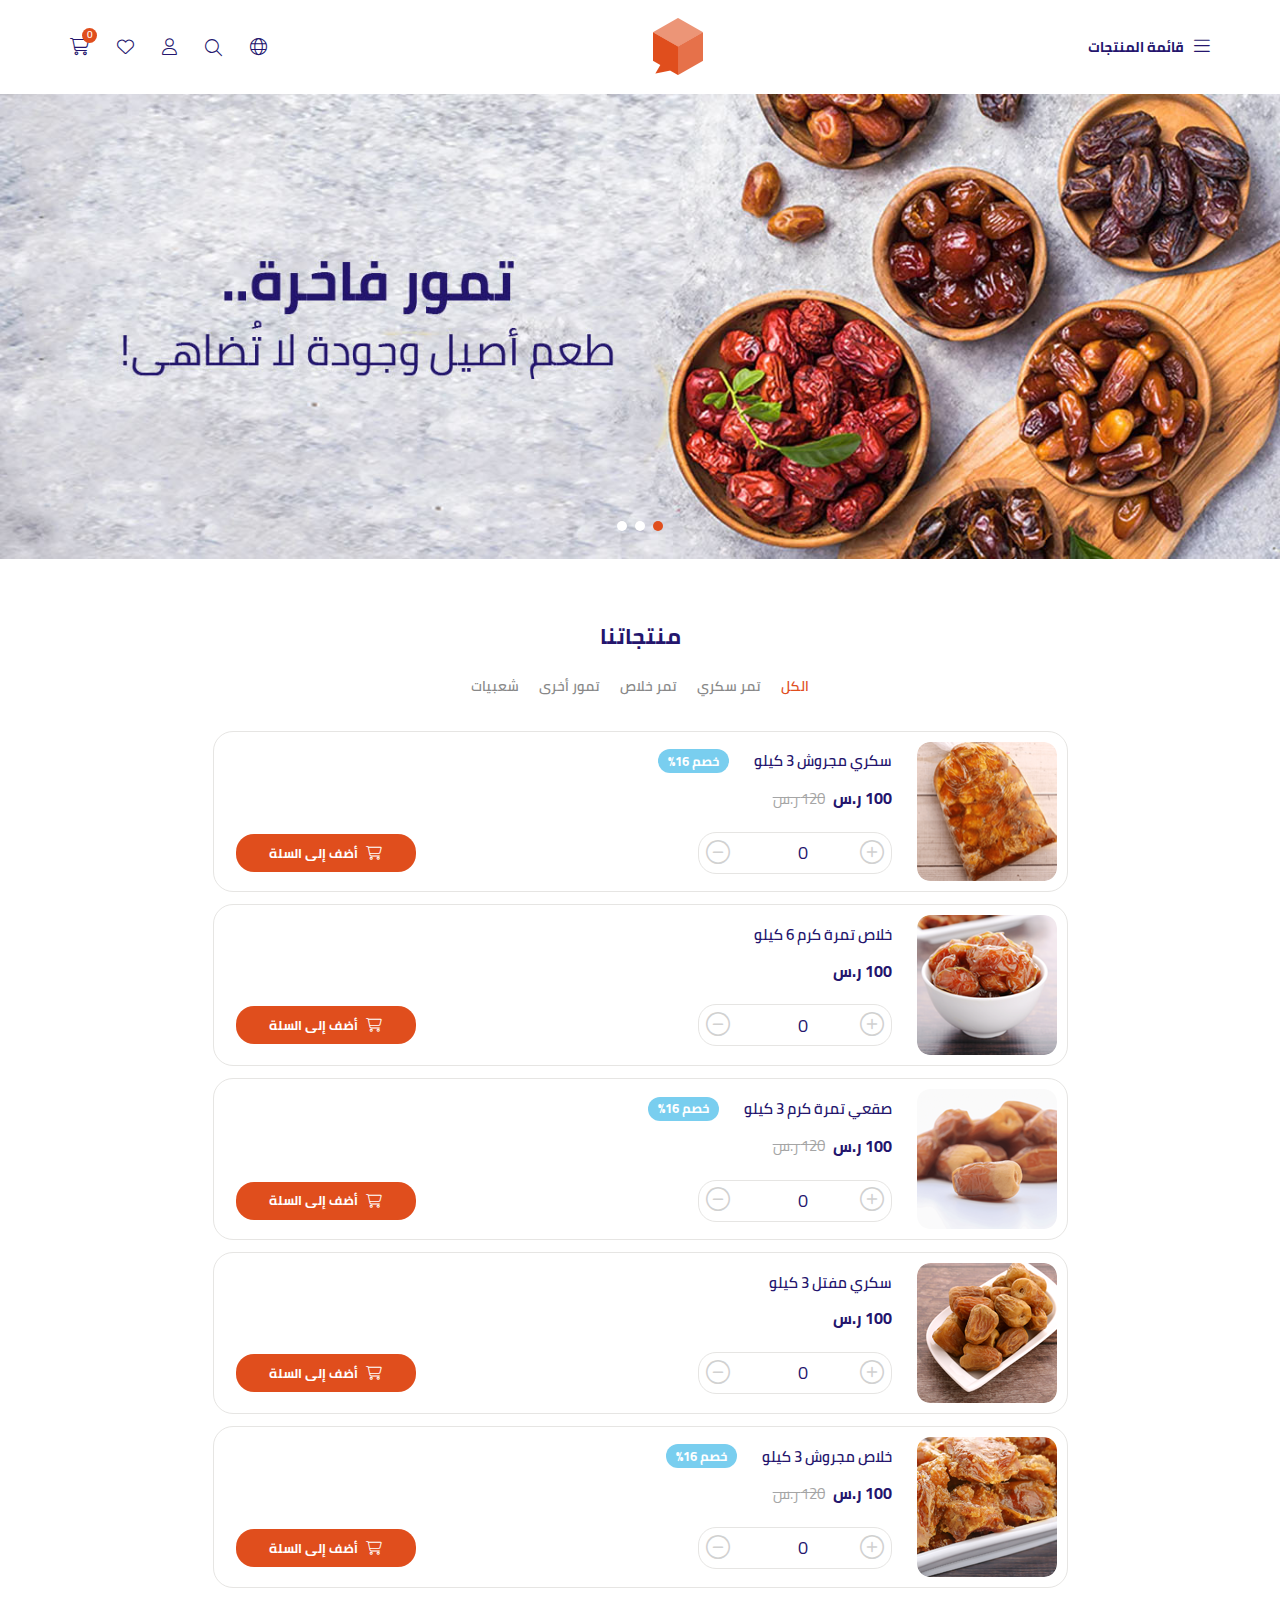
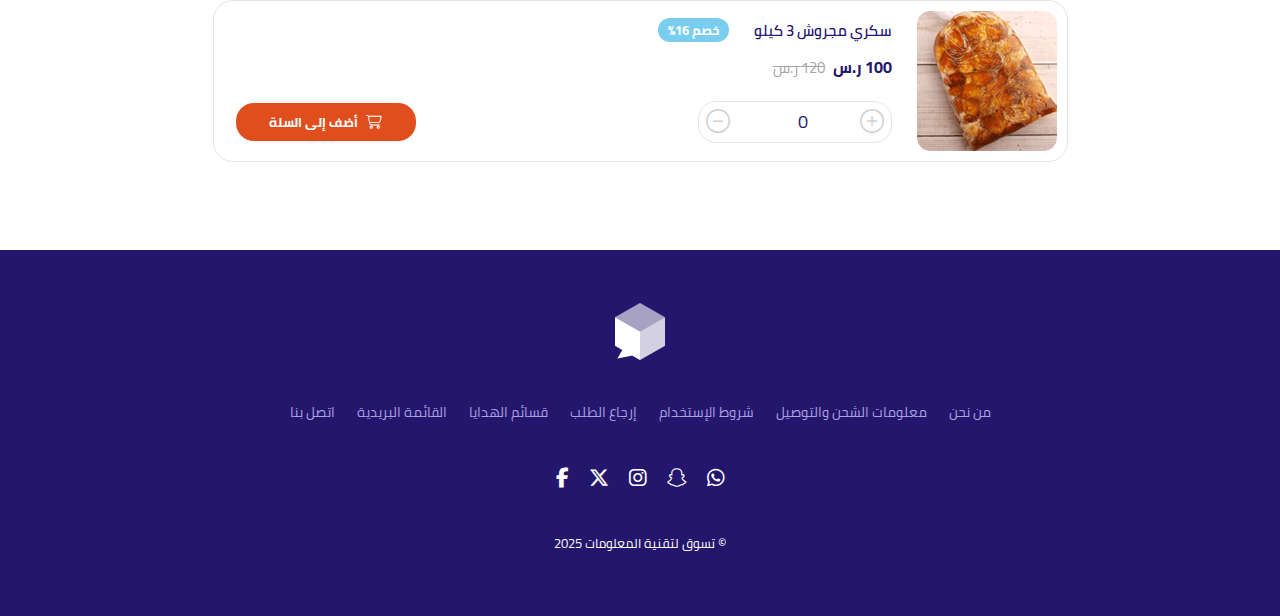
<file: index.html>
<!DOCTYPE html>
<html lang="ar" dir="rtl">
  <head>
    <meta charset="utf-8" />
    <meta http-equiv="X-UA-Compatible" content="IE=edge" />
    <meta name="viewport" content="width=device-width, initial-scale=1" />
    <title> demo16</title>
    <link rel="icon" href="images/fav.png" type="image/png" />
    <link rel="stylesheet" href="css/bootstrap.css" />
    <link rel="stylesheet" href="css/bootstrap-rtl.min.css" />
    <link rel="stylesheet" href="css/all.min.css" />
    <link rel="stylesheet" href="css/fonts.css" />
    <link rel="stylesheet" href="css/animate.css" />
    <link rel="stylesheet" href="css/swiper.min.css" />
    <link rel="stylesheet" href="css/style.css" />
  </head>
  <body>
    <!-- overlay -->
     <div class="overlay hidden-xs hidden-sm">

     </div>
      <!-- overlay -->
    <!-- preloader -->
    <div class="preloader">
      <div class="progress">
        <div class="progress-bar"></div>
      </div>
    </div>
    <!-- preloader -->
    <!-- header section -->
    <header>
      <div class="top-header">
        <div class="search-content">
          <div class="container">
            <form class="search-section">
              <input class="search-input" type="text" placeholder=" بحث ... " />
              <button class="search-button ">
                <i class="fa-light fa-magnifying-glass search-icon"></i>
              </button>
            </form>
          </div>
        </div>
        <div class="container">
          <div class="nav-header">
            <button class="menu-id main-menu-icon hidden-xs hidden-sm">
              <i class="fa-light fa-bars bar-icon"></i> قائمة المنتجات </button>
            <!-- navigation  -->
            <div class="navgition">
              <button class="close-menu-btn">
                <i class="fa-light fa-xmark menu-id"></i>
              </button>
              <ul class="big-menu list-unstyled">
                <li>
                  <a href="index.html"> الرئيسية </a>
                </li>
                <li>
                  <a href="#"> تمر سكري </a>
                </li>
                <li>
                  <a href="#"> تمر خلاص </a>
                </li>
                <li>
                  <a href="#"> تمور أخرى </a>
                </li>
                <li>
                  <a href="#"> شعبيات </a>
                </li>
                <li>
                  <a href="#"> اتصل بنا </a>
                </li>
              </ul>
            </div>
            <!-- navigation  -->
            <div class="img-logo">
              <a href="#">
                <img src="images/logo.png" class="img-responsive" alt="logo">
              </a>
            </div>
            <!-- header-icons-section -->
            <div class="top-header-list-section">
              <ul class="top-header-list">
                <li class="hidden-lg hidden-md">
                  <i class="fa-light fa-bars menu-id"></i>
                </li>
                <li>
                  <div class="dropdown-div ">
                    <button class="dropbtn">
                      <i class="fa-light fa-globe top-header-list-icon"></i>
                    </button>
                    <div class="dropdown-content">
                      <a href="index.html" class="dropdown-link">العربية </a>
                      <a href="index-en.html" class="dropdown-link"> English </a>
                    </div>
                  </div>
                </li>
                <li>
                  <button class="search-btn"></button>
                </li>
                <li>
                  <div class="dropdown-div ">
                    <button class="dropbtn">
                      <i class="fa-light fa-user  top-header-list-icon"></i>
                    </button>
                    <div class="dropdown-content">
                      <a href="#" class="dropdown-link">تسجيل دخول </a>
                      <a href="#" class="dropdown-link"> تسجيل جديد </a>
                    </div>
                  </div>
                </li>
                <li class="hidden-in-mobile-icon">
                  <a href="#">
                    <i class="fa-light fa-heart top-header-list-icon"></i>
                  </a>
                </li>
                <li>
                  <div class="cart-div">
                    <a href="#">
                      <i class="fa-light fa-cart-shopping top-header-list-icon"></i>
                    </a>
                    <span class="cart-number"> 0 </span>
                  </div>
                </li>
              </ul>
            
            </div>
            <!-- header-icons-section -->
          </div>
        </div>
      </div>
      <!-- end top header-->
    </header>
    <!-- header section     -->
    <!-- main-slider -->
    <main class="main-slider">
      <div class="swiper-cont">
        <div class="swiper-container">
          <div class="swiper-wrapper">
            <div class="swiper-slide">
              <div class="main">
                <div class="pro-img">
                  <a href="#">
                    <img src="images/main-slider/01.jpg" class="img-responsive main-slider-img" alt="slider img" />
                  </a>
                </div>
              </div>
            </div>
            <div class="swiper-slide">
              <div class="main">
                <div class="pro-img">
                  <a href="#">
                    <img src="images/main-slider/01.jpg" class="img-responsive main-slider-img" alt="slider img" />
                  </a>
                </div>
              </div>
            </div>
            <div class="swiper-slide">
              <div class="main">
                <div class="pro-img">
                  <a href="#">
                    <img src="images/main-slider/01.jpg" class="img-responsive main-slider-img" alt="slider img" />
                  </a>
                </div>
              </div>
            </div>
          </div>
          <div class="swiper-pagination"></div>
        </div>
      </div>
    </main>
    <!-- main-slider -->
    <!-- products section -->
    <div class="products-section wow fadeInDown">
      <div class="container">
        <h2 class="products-title  "> منتجاتنا </h2>
        <ul class=" products-tabs">
          <li class="active">
            <a data-toggle="tab" href="#all">الكل</a>
          </li>
          <li>
            <a data-toggle="tab" href="#pro1"> تمر سكري </a>
          </li>
          <li>
            <a data-toggle="tab" href="#pro2"> تمر خلاص </a>
          </li>
          <li>
            <a data-toggle="tab" href="#pro3"> تمور أخرى </a>
          </li>
          <li>
            <a data-toggle="tab" href="#pro4"> شعبيات </a>
          </li>
        </ul>
        <div class="tab-content">
          <div id="all" class="tab-pane fade in active">
            <div class="products-tab-content">
              <div class="product-block">
                <div class="product-details">
                  <a href="#">
                    <img class="img-responsive product-img" alt="best seller img" src="images/products/01.png" />
                  </a>
                  <div class="pro-details">
                    <div class="product-title-bar">
                      <a href="#" class="product-name"> سكري مجروش 3 كيلو </a>
                      <span class="discount hidden-xs hidden-sm">خصم 16% </span>
                    </div>
                    <div class="price-div">
                      <div class="price">
                        <span class="new-price"> 100 ر.س </span>
                        <span class="old-price"> 120 ر.س </span>
                      </div>
                      <span class="discount hidden-lg hidden-md">خصم 16% </span>
                    </div>
                    
                    <div class="counter-bar">
                      <div class="counter-div">
                        <button class="plus count-icon">
                          <i class="fa-light fa-circle-plus"></i>
                        </button>
                        <input class="cart-input" type="text" value="0" disabled="">
                        <button class="minus count-icon">
                          <i class="fa-light fa-circle-minus"></i>
                        </button>
                      </div>
                      <button class="add-cart-btn">
                        <i class="fa-light fa-cart-shopping cart-icon"></i> <span class="hidden-xs hidden-sm">أضف إلى السلة </span></button>
                    </div>
                  </div>
                </div>
              </div>
              <div class="product-block">
                <div class="product-details">
                  <a href="#">
                    <img class="img-responsive product-img" alt="best seller img" src="images/products/02.png" />
                  </a>
                  <div class="pro-details">
                    <div class="product-title-bar">
                      <a href="#" class="product-name"> خلاص تمرة كرم 6 كيلو </a>
                    </div>
                    <div class="price-div">
                      <div class="price">
                        <span class="new-price"> 100 ر.س </span>
                      </div>
                    </div>
                    <div class="counter-bar">
                      <div class="counter-div">
                        <button class="plus count-icon">
                          <i class="fa-light fa-circle-plus"></i>
                        </button>
                        <input class="cart-input" type="text" value="0" disabled="">
                        <button class="minus count-icon">
                          <i class="fa-light fa-circle-minus"></i>
                        </button>
                      </div>
                      <button class="add-cart-btn">
                        <i class="fa-light fa-cart-shopping cart-icon"></i> <span class="hidden-xs hidden-sm">أضف إلى السلة </span></button>
                    </div>
                  </div>
                </div>
              </div>
              <div class="product-block">
                <div class="product-details">
                  <a href="#">
                    <img class="img-responsive product-img" alt="best seller img" src="images/products/03.png" />
                  </a>
                  <div class="pro-details">
                    <div class="product-title-bar">
                      <a href="#" class="product-name"> صقعي تمرة كرم 3 كيلو </a>
                      <span class="discount hidden-xs hidden-sm">خصم 16% </span>
                    </div>
                    <div class="price-div">
                      <div class="price">
                        <span class="new-price"> 100 ر.س </span>
                        <span class="old-price"> 120 ر.س </span>
                      </div>
                      <span class="discount hidden-lg hidden-md">خصم 16% </span>
                    </div>
                    <div class="counter-bar">
                      <div class="counter-div">
                        <button class="plus count-icon">
                          <i class="fa-light fa-circle-plus"></i>
                        </button>
                        <input class="cart-input" type="text" value="0" disabled="">
                        <button class="minus count-icon">
                          <i class="fa-light fa-circle-minus"></i>
                        </button>
                      </div>
                      <button class="add-cart-btn">
                        <i class="fa-light fa-cart-shopping cart-icon"></i> <span class="hidden-xs hidden-sm">أضف إلى السلة </span></button>
                    </div>
                  </div>
                </div>
              </div>
              <div class="product-block">
                <div class="product-details">
                  <a href="#">
                    <img class="img-responsive product-img" alt="best seller img" src="images/products/04.png" />
                  </a>
                  <div class="pro-details">
                    <div class="product-title-bar">
                      <a href="#" class="product-name"> سكري مفتل 3 كيلو </a>
                    </div>
                    <div class="price-div">
                    <div class="price">
                      <span class="new-price"> 100 ر.س </span>
                    </div>
                  </div>
                    <div class="counter-bar">
                      <div class="counter-div">
                        <button class="plus count-icon">
                          <i class="fa-light fa-circle-plus"></i>
                        </button>
                        <input class="cart-input" type="text" value="0" disabled="">
                        <button class="minus count-icon">
                          <i class="fa-light fa-circle-minus"></i>
                        </button>
                      </div>
                      <button class="add-cart-btn">
                        <i class="fa-light fa-cart-shopping cart-icon"></i> <span class="hidden-xs hidden-sm">أضف إلى السلة </span></button>
                    </div>
                  </div>
                </div>
              </div>
              <div class="product-block">
                <div class="product-details">
                  <a href="#">
                    <img class="img-responsive product-img" alt="best seller img" src="images/products/05.png" />
                  </a>
                  <div class="pro-details">
                    <div class="product-title-bar">
                      <a href="#" class="product-name"> خلاص مجروش 3 كيلو </a>
                      <span class="discount hidden-xs hidden-sm">خصم 16% </span>
                    </div>
                    <div class="price-div">
                      <div class="price">
                        <span class="new-price"> 100 ر.س </span>
                        <span class="old-price"> 120 ر.س </span>
                      </div>
                      <span class="discount hidden-lg hidden-md">خصم 16% </span>
                    </div>
                    <div class="counter-bar">
                      <div class="counter-div">
                        <button class="plus count-icon">
                          <i class="fa-light fa-circle-plus"></i>
                        </button>
                        <input class="cart-input" type="text" value="0" disabled="">
                        <button class="minus count-icon">
                          <i class="fa-light fa-circle-minus"></i>
                        </button>
                      </div>
                      <button class="add-cart-btn">
                        <i class="fa-light fa-cart-shopping cart-icon"></i> <span class="hidden-xs hidden-sm">أضف إلى السلة </span></button>
                    </div>
                  </div>
                </div>
              </div>
              <div class="product-block">
                <div class="product-details">
                  <a href="#">
                    <img class="img-responsive product-img" alt="best seller img" src="images/products/01.png" />
                  </a>
                  <div class="pro-details">
                    <div class="product-title-bar">
                      <a href="#" class="product-name"> سكري مجروش 3 كيلو </a>
                      <span class="discount hidden-xs hidden-sm">خصم 16% </span>
                    </div>
                    <div class="price-div">
                      <div class="price">
                        <span class="new-price"> 100 ر.س </span>
                        <span class="old-price"> 120 ر.س </span>
                      </div>
                      <span class="discount hidden-lg hidden-md">خصم 16% </span>
                    </div>
                    <div class="counter-bar">
                      <div class="counter-div">
                        <button class="plus count-icon">
                          <i class="fa-light fa-circle-plus"></i>
                        </button>
                        <input class="cart-input" type="text" value="0" disabled="">
                        <button class="minus count-icon">
                          <i class="fa-light fa-circle-minus"></i>
                        </button>
                      </div>
                      <button class="add-cart-btn">
                        <i class="fa-light fa-cart-shopping cart-icon"></i> <span class="hidden-xs hidden-sm">أضف إلى السلة </span></button>
                    </div>
                  </div>
                </div>
              </div>
            </div>
          </div>
          <div id="pro1" class="tab-pane fade">
            <div class="products-tab-content">
              <div class="product-block">
                <div class="product-details">
                  <a href="#">
                    <img class="img-responsive product-img" alt="best seller img" src="images/products/01.png" />
                  </a>
                  <div class="pro-details">
                    <div class="product-title-bar">
                      <a href="#" class="product-name"> سكري مجروش 3 كيلو </a>
                      <span class="discount hidden-xs hidden-sm">خصم 16% </span>
                    </div>
                    <div class="price-div">
                      <div class="price">
                        <span class="new-price"> 100 ر.س </span>
                        <span class="old-price"> 120 ر.س </span>
                      </div>
                      <span class="discount hidden-lg hidden-md">خصم 16% </span>
                    </div>
                    <div class="counter-bar">
                      <div class="counter-div">
                        <button class="plus count-icon">
                          <i class="fa-light fa-circle-plus"></i>
                        </button>
                        <input class="cart-input" type="text" value="0" disabled="">
                        <button class="minus count-icon">
                          <i class="fa-light fa-circle-minus"></i>
                        </button>
                      </div>
                      <button class="add-cart-btn">
                        <i class="fa-light fa-cart-shopping cart-icon"></i> <span class="hidden-xs hidden-sm">أضف إلى السلة </span></button>
                    </div>
                  </div>
                </div>
              </div>
            </div>
          </div>
          <div id="pro2" class="tab-pane fade">
            <div class="products-tab-content">
              <div class="product-block">
                <div class="product-details">
                  <a href="#">
                    <img class="img-responsive product-img" alt="best seller img" src="images/products/01.png" />
                  </a>
                  <div class="pro-details">
                    <div class="product-title-bar">
                      <a href="#" class="product-name"> سكري مجروش 3 كيلو </a>
                      <span class="discount hidden-xs hidden-sm">خصم 16% </span>
                    </div>
                    <div class="price-div">
                      <div class="price">
                        <span class="new-price"> 100 ر.س </span>
                        <span class="old-price"> 120 ر.س </span>
                      </div>
                      <span class="discount hidden-lg hidden-md">خصم 16% </span>
                    </div>
                    <div class="counter-bar">
                      <div class="counter-div">
                        <button class="plus count-icon">
                          <i class="fa-light fa-circle-plus"></i>
                        </button>
                        <input class="cart-input" type="text" value="0" disabled="">
                        <button class="minus count-icon">
                          <i class="fa-light fa-circle-minus"></i>
                        </button>
                      </div>
                      <button class="add-cart-btn">
                        <i class="fa-light fa-cart-shopping cart-icon"></i> <span class="hidden-xs hidden-sm">أضف إلى السلة </span></button>
                    </div>
                  </div>
                </div>
              </div>
              <div class="product-block">
                <div class="product-details">
                  <a href="#">
                    <img class="img-responsive product-img" alt="best seller img" src="images/products/01.png" />
                  </a>
                  <div class="pro-details">
                    <div class="product-title-bar">
                      <a href="#" class="product-name"> سكري مجروش 3 كيلو </a>
                      <span class="discount hidden-xs hidden-sm">خصم 16% </span>
                    </div>
                    <div class="price-div">
                      <div class="price">
                        <span class="new-price"> 100 ر.س </span>
                        <span class="old-price"> 120 ر.س </span>
                      </div>
                      <span class="discount hidden-lg hidden-md">خصم 16% </span>
                    </div>
                    <div class="counter-bar">
                      <div class="counter-div">
                        <button class="plus count-icon">
                          <i class="fa-light fa-circle-plus"></i>
                        </button>
                        <input class="cart-input" type="text" value="0" disabled="">
                        <button class="minus count-icon">
                          <i class="fa-light fa-circle-minus"></i>
                        </button>
                      </div>
                      <button class="add-cart-btn">
                        <i class="fa-light fa-cart-shopping cart-icon"></i> <span class="hidden-xs hidden-sm">أضف إلى السلة </span></button>
                    </div>
                  </div>
                </div>
              </div>
            </div>
          </div>
          <div id="pro3" class="tab-pane fade">
            <div class="products-tab-content">
              <div class="product-block">
                <div class="product-details">
                  <a href="#">
                    <img class="img-responsive product-img" alt="best seller img" src="images/products/01.png" />
                  </a>
                  <div class="pro-details">
                    <div class="product-title-bar">
                      <a href="#" class="product-name"> سكري مجروش 3 كيلو </a>
                      <span class="discount hidden-xs hidden-sm">خصم 16% </span>
                    </div>
                    <div class="price-div">
                      <div class="price">
                        <span class="new-price"> 100 ر.س </span>
                        <span class="old-price"> 120 ر.س </span>
                      </div>
                      <span class="discount hidden-lg hidden-md">خصم 16% </span>
                    </div>
                    <div class="counter-bar">
                      <div class="counter-div">
                        <button class="plus count-icon">
                          <i class="fa-light fa-circle-plus"></i>
                        </button>
                        <input class="cart-input" type="text" value="0" disabled="">
                        <button class="minus count-icon">
                          <i class="fa-light fa-circle-minus"></i>
                        </button>
                      </div>
                      <button class="add-cart-btn">
                        <i class="fa-light fa-cart-shopping cart-icon"></i> <span class="hidden-xs hidden-sm">أضف إلى السلة </span></button>
                    </div>
                  </div>
                </div>
              </div>
            </div>
          </div>
          <div id="pro4" class="tab-pane fade">
            <div class="products-tab-content">
              <div class="product-block">
                <div class="product-details">
                  <a href="#">
                    <img class="img-responsive product-img" alt="best seller img" src="images/products/01.png" />
                  </a>
                  <div class="pro-details">
                    <div class="product-title-bar">
                      <a href="#" class="product-name"> سكري مجروش 3 كيلو </a>
                      <span class="discount hidden-xs hidden-sm">خصم 16% </span>
                    </div>
                    <div class="price-div">
                      <div class="price">
                        <span class="new-price"> 100 ر.س </span>
                        <span class="old-price"> 120 ر.س </span>
                      </div>
                      <span class="discount hidden-lg hidden-md">خصم 16% </span>
                    </div>
                    <div class="counter-bar">
                      <div class="counter-div">
                        <button class="plus count-icon">
                          <i class="fa-light fa-circle-plus"></i>
                        </button>
                        <input class="cart-input" type="text" value="0" disabled="">
                        <button class="minus count-icon">
                          <i class="fa-light fa-circle-minus"></i>
                        </button>
                      </div>
                      <button class="add-cart-btn">
                        <i class="fa-light fa-cart-shopping cart-icon"></i> <span class="hidden-xs hidden-sm">أضف إلى السلة </span></button>
                    </div>
                  </div>
                </div>
              </div>
            </div>
          </div>
        </div>
      </div>
    </div>
    <!-- offers section -->
    <!-- footer section -->
    <footer class="footer-section">
      <div class="container">
        <div class="footer-cont">
          <div class="img-logo">
            <a href="#">
              <img src="images/logo2.png" class="img-responsive" alt="logo">
            </a>
          </div>
          <ul class="nav-foot">
            <li>
              <a href="#" class="nav-foot-link"> من نحن </a>
            </li>
            <li>
              <a href="#" class="nav-foot-link"> معلومات الشحن والتوصيل </a>
            </li>
            <li>
              <a href="#" class="nav-foot-link"> شروط الإستخدام </a>
            </li>
            <li>
              <a href="#" class="nav-foot-link"> إرجاع الطلب </a>
            </li>
            <li>
              <a href="#" class="nav-foot-link"> قسائم الهدايا </a>
            </li>
            <li>
              <a href="#" class="nav-foot-link"> القائمة البريدية </a>
            </li>
            <li>
              <a href="#" class="nav-foot-link">اتصل بنا </a>
            </li>
          </ul>
          <ul class="social-list">
            <li>
              <a href="#" class="social-icon">
                <i class="fa-brands fa-whatsapp"></i>
              </a>
            </li>
            <li>
              <a href="#" class="social-icon">
                <i class="fa-brands fa-snapchat"></i>
              </a>
            </li>
            <li>
              <a href="#" class="social-icon">
                <i class="fa-brands fa-instagram"></i>
              </a>
            </li>
            <li>
              <a href="#" class="social-icon">
                <i class="fa-brands fa-x-twitter"></i>
              </a>
            </li>
            <li>
              <a href="#" class="social-icon">
                <i class="fa-brands fa-facebook-f"></i>
              </a>
            </li>
          </ul>
          <div class="copy-right"> © تسوق لتقنية المعلومات 2025 </div>
        </div>
      </div>
    </footer>
    <!-- footer section -->
    <!-- arrow to top -->
    <a class="arrow-top">
      <i class="fa-regular fa-arrow-up arrow-top-arrow"></i>
    </a>
    <!-- arrow to top -->
    <script src="js/jquery-3.4.1.min.js"></script>
    <script src="js/bootstrap.min.js"></script>
    <script src="js/wow.min.js"></script>
    <script src="js/swiper.min.js"></script>
    <script src="js/script.js"></script>
  </body>
</html>
</file>
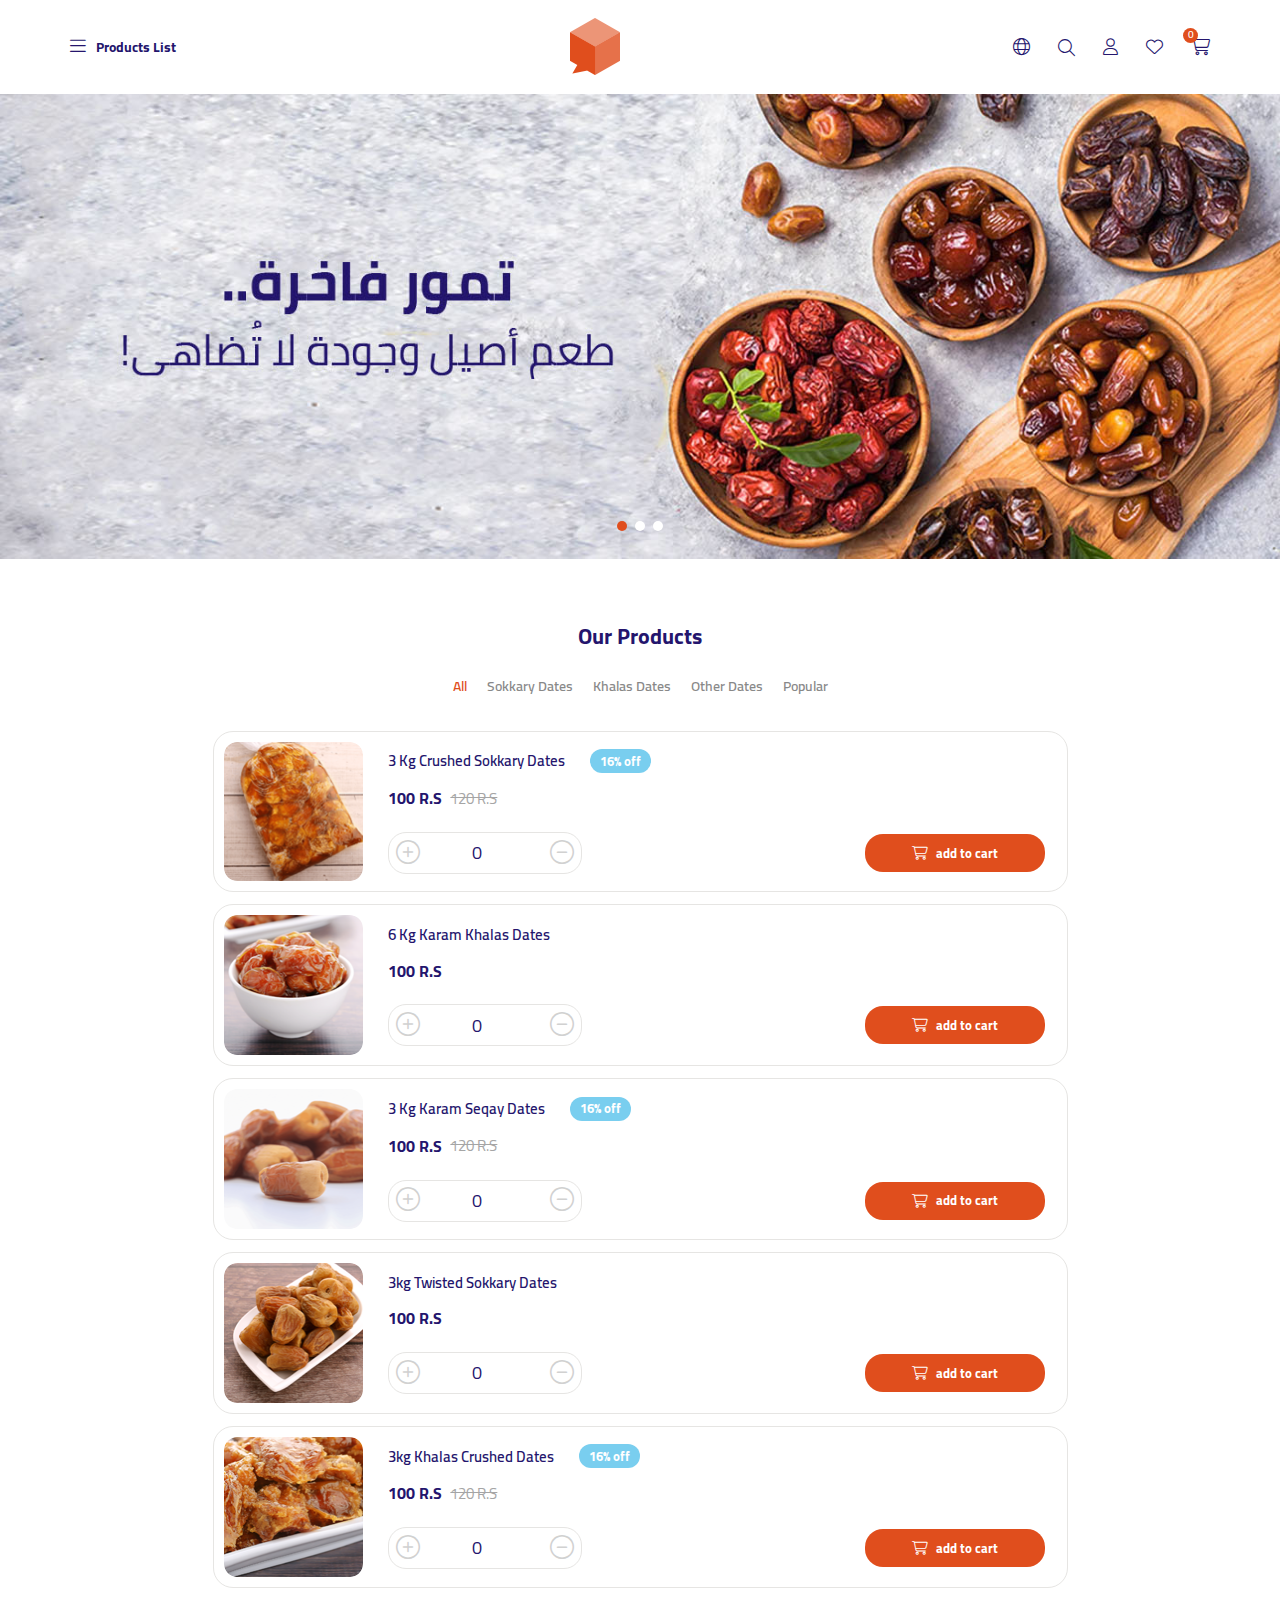
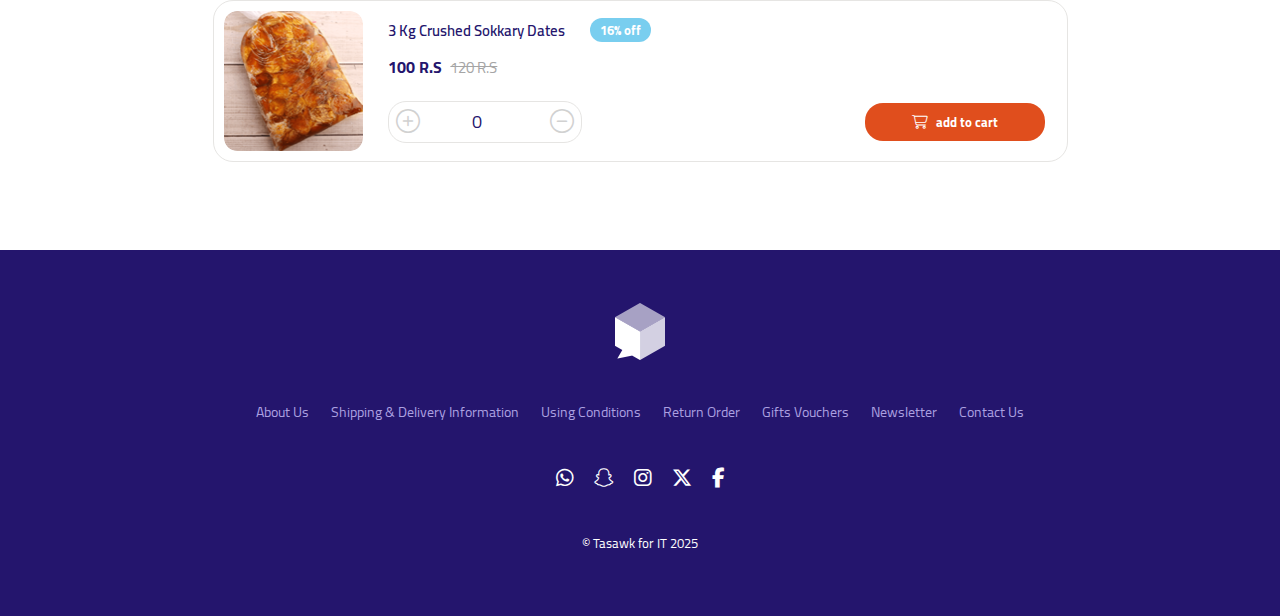
<file: index-en.html>
<!DOCTYPE html>
<html lang="en" dir="ltr">
  <head>
    <meta charset="utf-8" />
    <meta http-equiv="X-UA-Compatible" content="IE=edge" />
    <meta name="viewport" content="width=device-width, initial-scale=1" />
    <title> demo16</title>
    <link rel="icon" href="images/fav.png" type="image/png" />
    <link rel="stylesheet" href="css/bootstrap.css" />

    <link rel="stylesheet" href="css/all.min.css" />
    <link rel="stylesheet" href="css/fonts.css" />
    <link rel="stylesheet" href="css/animate.css" />
    <link rel="stylesheet" href="css/swiper.min.css" />
    <link rel="stylesheet" href="css/style.css" />
  </head>
  <body>
      <!-- overlay -->
      <div class="overlay hidden-xs hidden-sm">
      
      </div>
       <!-- overlay -->
    <!-- preloader -->
    <div class="preloader">
      <div class="progress">
        <div class="progress-bar"></div>
      </div>
    </div>
    <!-- preloader -->
    <!-- header section -->
    <header>
      <div class="top-header">
        <div class="search-content">
          <div class="container">
            <form class="search-section">
              <input class="search-input" type="text" placeholder=" search ... " />
              <button class="search-button ">
                <i class="fa-light fa-magnifying-glass search-icon"></i>
              </button>
            </form>
          </div>
        </div>
        <div class="container">
          <div class="nav-header">
            <button class="menu-id main-menu-icon hidden-xs hidden-sm">
              <i class="fa-light fa-bars bar-icon"></i> products list </button>
            <!-- navigation  -->
            <div class="navgition">
              <button class="close-menu-btn">
                <i class="fa-light fa-xmark menu-id"></i>
              </button>
              <ul class="big-menu list-unstyled">
                <li>
                  <a href="index-en.html"> home </a>
                </li>
                <li>
                  <a href="#"> sokkary dates </a>
                </li>
                <li>
                  <a href="#"> khalas dates </a>
                </li>
                <li>
                  <a href="#"> other dates </a>
                </li>
                <li>
                  <a href="#"> Popular </a>
                </li>
                <li>
                  <a href="#"> contact us </a>
                </li>
              </ul>
            </div>
            <!-- navigation  -->
            <div class="img-logo">
              <a href="#">
                <img src="images/logo.png" class="img-responsive" alt="logo">
              </a>
            </div>
            <!-- header-icons-section -->
            <div class="top-header-list-section">
              <ul class="top-header-list">
                <li class="hidden-lg hidden-md">
                  <i class="fa-light fa-bars menu-id"></i>
                </li>
                <li>
                  <div class="dropdown-div ">
                    <button class="dropbtn">
                      <i class="fa-light fa-globe top-header-list-icon"></i>
                    </button>
                    <div class="dropdown-content">
                      <a href="index.html" class="dropdown-link">العربية </a>
                      <a href="index-en.html" class="dropdown-link"> English </a>
                    </div>
                  </div>
                </li>
                <li>
                  <button class="search-btn"></button>
                </li>
                <li>
                  <div class="dropdown-div ">
                    <button class="dropbtn">
                      <i class="fa-light fa-user  top-header-list-icon"></i>
                    </button>
                    <div class="dropdown-content">
                      <a href="#" class="dropdown-link"> sign in </a>
                      <a href="#" class="dropdown-link">  register </a>
                    </div>
                  </div>
                </li>
                <li class="hidden-in-mobile-icon">
                  <a href="#">
                    <i class="fa-light fa-heart top-header-list-icon"></i>
                  </a>
                </li>
                <li>
                  <div class="cart-div">
                    <a href="#">
                      <i class="fa-light fa-cart-shopping top-header-list-icon"></i>
                    </a>
                    <span class="cart-number"> 0 </span>
                  </div>
                </li>
              </ul>
             
            </div>
            <!-- header-icons-section -->
          </div>
        </div>
      </div>
      <!-- end top header-->
    </header>
    <!-- header section     -->
    <!-- main-slider -->
    <main class="main-slider">
      <div class="swiper-cont">
        <div class="swiper-container">
          <div class="swiper-wrapper">
            <div class="swiper-slide">
              <div class="main">
                <div class="pro-img">
                  <a href="#">
                    <img src="images/main-slider/01.jpg" class="img-responsive main-slider-img" alt="slider img" />
                  </a>
                </div>
              </div>
            </div>
            <div class="swiper-slide">
              <div class="main">
                <div class="pro-img">
                  <a href="#">
                    <img src="images/main-slider/01.jpg" class="img-responsive main-slider-img" alt="slider img" />
                  </a>
                </div>
              </div>
            </div>
            <div class="swiper-slide">
              <div class="main">
                <div class="pro-img">
                  <a href="#">
                    <img src="images/main-slider/01.jpg" class="img-responsive main-slider-img" alt="slider img" />
                  </a>
                </div>
              </div>
            </div>
          </div>
          <div class="swiper-pagination"></div>
        </div>
      </div>
    </main>
    <!-- main-slider -->
    <!-- products section -->
    <div class="products-section wow fadeInDown">
      <div class="container">
        <h2 class="products-title  "> our products </h2>
        <ul class=" products-tabs">
          <li class="active">
            <a data-toggle="tab" href="#all">all</a>
          </li>
          <li>
            <a data-toggle="tab" href="#pro1"> sokkary dates </a>
          </li>
          <li>
            <a data-toggle="tab" href="#pro2"> khalas dates </a>
          </li>
          <li>
            <a data-toggle="tab" href="#pro3"> other dates </a>
          </li>
          <li>
            <a data-toggle="tab" href="#pro4"> Popular </a>
          </li>
        </ul>
        <div class="tab-content">
          <div id="all" class="tab-pane fade in active">
            <div class="products-tab-content">
              <div class="product-block">
                <div class="product-details">
                  <a href="#">
                    <img class="img-responsive product-img" alt="best seller img" src="images/products/01.png" />
                  </a>
                  <div class="pro-details">
                    <div class="product-title-bar">
                      <a href="#" class="product-name"> 3 kg crushed sokkary dates</a>
                      <span class="discount hidden-xs hidden-sm">16% off </span>
                    </div>
                    <div class="price-div">
                      <div class="price">
                        <span class="new-price"> 100 R.S </span>
                        <span class="old-price"> 120 R.S</span>
                      </div>
                      <span class="discount hidden-lg hidden-md"> 16% off </span>
                    </div>
                    <div class="counter-bar">
                      <div class="counter-div">
                        <button class="plus count-icon">
                          <i class="fa-light fa-circle-plus"></i>
                        </button>
                        <input class="cart-input" type="text" value="0" disabled="">
                        <button class="minus count-icon">
                          <i class="fa-light fa-circle-minus"></i>
                        </button>
                      </div>
                      <button class="add-cart-btn">
                        <i class="fa-light fa-cart-shopping cart-icon"></i> <span class="hidden-xs hidden-sm">add to cart </span></button>
                    </div>
                  </div>
                </div>
              </div>
              <div class="product-block">
                <div class="product-details">
                  <a href="#">
                    <img class="img-responsive product-img" alt="best seller img" src="images/products/02.png" />
                  </a>
                  <div class="pro-details">
                    <div class="product-title-bar">
                      <a href="#" class="product-name"> 6 kg karam khalas dates</a>
                    </div>
                    <div class="price-div">
                      <div class="price">
                        <span class="new-price"> 100 R.S</span>
                      </div>
                      </div>
                    <div class="counter-bar">
                      <div class="counter-div">
                        <button class="plus count-icon">
                          <i class="fa-light fa-circle-plus"></i>
                        </button>
                        <input class="cart-input" type="text" value="0" disabled="">
                        <button class="minus count-icon">
                          <i class="fa-light fa-circle-minus"></i>
                        </button>
                      </div>
                      <button class="add-cart-btn">
                        <i class="fa-light fa-cart-shopping cart-icon"></i> <span class="hidden-xs hidden-sm">add to cart </span></button>
                    </div>
                  </div>
                </div>
              </div>
              <div class="product-block">
                <div class="product-details">
                  <a href="#">
                    <img class="img-responsive product-img" alt="best seller img" src="images/products/03.png" />
                  </a>
                  <div class="pro-details">
                    <div class="product-title-bar">
                      <a href="#" class="product-name"> 3 kg karam seqay dates</a>
                      <span class="discount hidden-xs hidden-sm">16% off </span>
                    </div>
                    <div class="price-div">
                      <div class="price">
                        <span class="new-price"> 100 R.S </span>
                        <span class="old-price"> 120 R.S</span>
                      </div>
                      <span class="discount hidden-lg hidden-md"> 16% off </span>
                    </div>
                    <div class="counter-bar">
                      <div class="counter-div">
                        <button class="plus count-icon">
                          <i class="fa-light fa-circle-plus"></i>
                        </button>
                        <input class="cart-input" type="text" value="0" disabled="">
                        <button class="minus count-icon">
                          <i class="fa-light fa-circle-minus"></i>
                        </button>
                      </div>
                      <button class="add-cart-btn">
                        <i class="fa-light fa-cart-shopping cart-icon"></i> <span class="hidden-xs hidden-sm">add to cart </span></button>
                    </div>
                  </div>
                </div>
              </div>
              <div class="product-block">
                <div class="product-details">
                  <a href="#">
                    <img class="img-responsive product-img" alt="best seller img" src="images/products/04.png" />
                  </a>
                  <div class="pro-details">
                    <div class="product-title-bar">
                      <a href="#" class="product-name"> 3kg twisted sokkary dates</a>
                    </div>
                    <div class="price-div">
                    <div class="price">
                      <span class="new-price"> 100 R.S</span>
                    </div>
                    </div>
                    <div class="counter-bar">
                      <div class="counter-div">
                        <button class="plus count-icon">
                          <i class="fa-light fa-circle-plus"></i>
                        </button>
                        <input class="cart-input" type="text" value="0" disabled="">
                        <button class="minus count-icon">
                          <i class="fa-light fa-circle-minus"></i>
                        </button>
                      </div>
                      <button class="add-cart-btn">
                        <i class="fa-light fa-cart-shopping cart-icon"></i> <span class="hidden-xs hidden-sm">add to cart </span></button>
                    </div>
                  </div>
                </div>
              </div>
              <div class="product-block">
                <div class="product-details">
                  <a href="#">
                    <img class="img-responsive product-img" alt="best seller img" src="images/products/05.png" />
                  </a>
                  <div class="pro-details">
                    <div class="product-title-bar">
                      <a href="#" class="product-name"> 3kg khalas crushed dates</a>
                      <span class="discount hidden-xs hidden-sm">16% off </span>
                    </div>
                    <div class="price-div">
                      <div class="price">
                        <span class="new-price"> 100 R.S </span>
                        <span class="old-price"> 120 R.S</span>
                      </div>
                      <span class="discount hidden-lg hidden-md"> 16% off </span>
                    </div>
                    <div class="counter-bar">
                      <div class="counter-div">
                        <button class="plus count-icon">
                          <i class="fa-light fa-circle-plus"></i>
                        </button>
                        <input class="cart-input" type="text" value="0" disabled="">
                        <button class="minus count-icon">
                          <i class="fa-light fa-circle-minus"></i>
                        </button>
                      </div>
                      <button class="add-cart-btn">
                        <i class="fa-light fa-cart-shopping cart-icon"></i> <span class="hidden-xs hidden-sm">add to cart </span></button>
                    </div>
                  </div>
                </div>
              </div>
              <div class="product-block">
                <div class="product-details">
                  <a href="#">
                    <img class="img-responsive product-img" alt="best seller img" src="images/products/01.png" />
                  </a>
                  <div class="pro-details">
                    <div class="product-title-bar">
                      <a href="#" class="product-name"> 3 kg crushed sokkary dates</a>
                      <span class="discount hidden-xs hidden-sm">16% off </span>
                    </div>
                    <div class="price-div">
                      <div class="price">
                        <span class="new-price"> 100 R.S </span>
                        <span class="old-price"> 120 R.S</span>
                      </div>
                      <span class="discount hidden-lg hidden-md"> 16% off </span>
                    </div>
                    <div class="counter-bar">
                      <div class="counter-div">
                        <button class="plus count-icon">
                          <i class="fa-light fa-circle-plus"></i>
                        </button>
                        <input class="cart-input" type="text" value="0" disabled="">
                        <button class="minus count-icon">
                          <i class="fa-light fa-circle-minus"></i>
                        </button>
                      </div>
                      <button class="add-cart-btn">
                        <i class="fa-light fa-cart-shopping cart-icon"></i> <span class="hidden-xs hidden-sm">add to cart </span></button>
                    </div>
                  </div>
                </div>
              </div>
            </div>
          </div>
          <div id="pro1" class="tab-pane fade">
            <div class="products-tab-content">
              <div class="product-block">
                <div class="product-details">
                  <a href="#">
                    <img class="img-responsive product-img" alt="best seller img" src="images/products/01.png" />
                  </a>
                  <div class="pro-details">
                    <div class="product-title-bar">
                      <a href="#" class="product-name"> 3 kg crushed sokkary dates</a>
                      <span class="discount hidden-xs hidden-sm">16% off </span>
                    </div>
                    <div class="price-div">
                      <div class="price">
                        <span class="new-price"> 100 R.S </span>
                        <span class="old-price"> 120 R.S</span>
                      </div>
                      <span class="discount hidden-lg hidden-md"> 16% off </span>
                    </div>
                    <div class="counter-bar">
                      <div class="counter-div">
                        <button class="plus count-icon">
                          <i class="fa-light fa-circle-plus"></i>
                        </button>
                        <input class="cart-input" type="text" value="0" disabled="">
                        <button class="minus count-icon">
                          <i class="fa-light fa-circle-minus"></i>
                        </button>
                      </div>
                      <button class="add-cart-btn">
                        <i class="fa-light fa-cart-shopping cart-icon"></i> <span class="hidden-xs hidden-sm">add to cart </span></button>
                    </div>
                  </div>
                </div>
              </div>
            </div>
          </div>
          <div id="pro2" class="tab-pane fade">
            <div class="products-tab-content">
              <div class="product-block">
                <div class="product-details">
                  <a href="#">
                    <img class="img-responsive product-img" alt="best seller img" src="images/products/01.png" />
                  </a>
                  <div class="pro-details">
                    <div class="product-title-bar">
                      <a href="#" class="product-name"> 3 kg crushed sokkary dates</a>
                      <span class="discount hidden-xs hidden-sm">16% off </span>
                    </div>
                    <div class="price-div">
                      <div class="price">
                        <span class="new-price"> 100 R.S </span>
                        <span class="old-price"> 120 R.S</span>
                      </div>
                      <span class="discount hidden-lg hidden-md"> 16% off </span>
                    </div>
                    <div class="counter-bar">
                      <div class="counter-div">
                        <button class="plus count-icon">
                          <i class="fa-light fa-circle-plus"></i>
                        </button>
                        <input class="cart-input" type="text" value="0" disabled="">
                        <button class="minus count-icon">
                          <i class="fa-light fa-circle-minus"></i>
                        </button>
                      </div>
                      <button class="add-cart-btn">
                        <i class="fa-light fa-cart-shopping cart-icon"></i> <span class="hidden-xs hidden-sm">add to cart </span></button>
                    </div>
                  </div>
                </div>
              </div>
              <div class="product-block">
                <div class="product-details">
                  <a href="#">
                    <img class="img-responsive product-img" alt="best seller img" src="images/products/01.png" />
                  </a>
                  <div class="pro-details">
                    <div class="product-title-bar">
                      <a href="#" class="product-name"> 3 kg crushed sokkary dates</a>
                      <span class="discount hidden-xs hidden-sm">16% off </span>
                    </div>
                    <div class="price-div">
                      <div class="price">
                        <span class="new-price"> 100 R.S </span>
                        <span class="old-price"> 120 R.S</span>
                      </div>
                      <span class="discount hidden-lg hidden-md"> 16% off </span>
                    </div>
                    <div class="counter-bar">
                      <div class="counter-div">
                        <button class="plus count-icon">
                          <i class="fa-light fa-circle-plus"></i>
                        </button>
                        <input class="cart-input" type="text" value="0" disabled="">
                        <button class="minus count-icon">
                          <i class="fa-light fa-circle-minus"></i>
                        </button>
                      </div>
                      <button class="add-cart-btn">
                        <i class="fa-light fa-cart-shopping cart-icon"></i> <span class="hidden-xs hidden-sm">add to cart </span></button>
                    </div>
                  </div>
                </div>
              </div>
            </div>
          </div>
          <div id="pro3" class="tab-pane fade">
            <div class="products-tab-content">
              <div class="product-block">
                <div class="product-details">
                  <a href="#">
                    <img class="img-responsive product-img" alt="best seller img" src="images/products/01.png" />
                  </a>
                  <div class="pro-details">
                    <div class="product-title-bar">
                      <a href="#" class="product-name"> 3 kg crushed sokkary dates</a>
                      <span class="discount hidden-xs hidden-sm">16% off </span>
                    </div>
                    <div class="price-div">
                      <div class="price">
                        <span class="new-price"> 100 R.S </span>
                        <span class="old-price"> 120 R.S</span>
                      </div>
                      <span class="discount hidden-lg hidden-md"> 16% off </span>
                    </div>
                    <div class="counter-bar">
                      <div class="counter-div">
                        <button class="plus count-icon">
                          <i class="fa-light fa-circle-plus"></i>
                        </button>
                        <input class="cart-input" type="text" value="0" disabled="">
                        <button class="minus count-icon">
                          <i class="fa-light fa-circle-minus"></i>
                        </button>
                      </div>
                      <button class="add-cart-btn">
                        <i class="fa-light fa-cart-shopping cart-icon"></i> <span class="hidden-xs hidden-sm">add to cart </span></button>
                    </div>
                  </div>
                </div>
              </div>
            </div>
          </div>
          <div id="pro4" class="tab-pane fade">
            <div class="products-tab-content">
              <div class="product-block">
                <div class="product-details">
                  <a href="#">
                    <img class="img-responsive product-img" alt="best seller img" src="images/products/01.png" />
                  </a>
                  <div class="pro-details">
                    <div class="product-title-bar">
                      <a href="#" class="product-name"> 3 kg crushed sokkary dates</a>
                      <span class="discount hidden-xs hidden-sm">16% off </span>
                    </div>
                    <div class="price-div">
                      <div class="price">
                        <span class="new-price"> 100 R.S </span>
                        <span class="old-price"> 120 R.S</span>
                      </div>
                      <span class="discount hidden-lg hidden-md"> 16% off </span>
                    </div>
                    <div class="counter-bar">
                      <div class="counter-div">
                        <button class="plus count-icon">
                          <i class="fa-light fa-circle-plus"></i>
                        </button>
                        <input class="cart-input" type="text" value="0" disabled="">
                        <button class="minus count-icon">
                          <i class="fa-light fa-circle-minus"></i>
                        </button>
                      </div>
                      <button class="add-cart-btn">
                        <i class="fa-light fa-cart-shopping cart-icon"></i> <span class="hidden-xs hidden-sm">add to cart </span></button>
                    </div>
                  </div>
                </div>
              </div>
            </div>
          </div>
        </div>
      </div>
    </div>
    <!-- offers section -->
    <!-- footer section -->
    <footer class="footer-section">
      <div class="container">
        <div class="footer-cont">
          <div class="img-logo">
            <a href="#">
              <img src="images/logo2.png" class="img-responsive" alt="logo">
            </a>
          </div>
          <ul class="nav-foot">
            <li>
              <a href="#" class="nav-foot-link">about us </a>
            </li>
            <li>
              <a href="#" class="nav-foot-link"> shipping & delivery information </a>
            </li>
            <li>
              <a href="#" class="nav-foot-link"> using conditions </a>
            </li>
            <li>
              <a href="#" class="nav-foot-link"> return order </a>
            </li>
            <li>
              <a href="#" class="nav-foot-link"> gifts vouchers </a>
            </li>
            <li>
              <a href="#" class="nav-foot-link"> newsletter</a>
            </li>
            <li>
              <a href="#" class="nav-foot-link"> contact us  </a>
            </li>
          </ul>
          <ul class="social-list">
            <li>
              <a href="#" class="social-icon">
                <i class="fa-brands fa-whatsapp"></i>
              </a>
            </li>
            <li>
              <a href="#" class="social-icon">
                <i class="fa-brands fa-snapchat"></i>
              </a>
            </li>
            <li>
              <a href="#" class="social-icon">
                <i class="fa-brands fa-instagram"></i>
              </a>
            </li>
            <li>
              <a href="#" class="social-icon">
                <i class="fa-brands fa-x-twitter"></i>
              </a>
            </li>
            <li>
              <a href="#" class="social-icon">
                <i class="fa-brands fa-facebook-f"></i>
              </a>
            </li>
          </ul>
          <div class="copy-right"> © Tasawk for IT 2025</div>
        </div>
      </div>
    </footer>
    <!-- footer section -->
    <!-- arrow to top -->
    <a class="arrow-top">
      <i class="fa-regular fa-arrow-up arrow-top-arrow"></i>
    </a>
    <!-- arrow to top -->
    <script src="js/jquery-3.4.1.min.js"></script>
    <script src="js/bootstrap.min.js"></script>
    <script src="js/wow.min.js"></script>
    <script src="js/swiper.min.js"></script>
    <script src="js/script.js"></script>
  </body>
</html>
</file>
<file: css/fonts.css>
@font-face {
    font-family: "Cairo-Light";
    src:  url("../webfonts/cairo/Cairo-Light.woff") format("woff"), url("../webfonts/cairo/Cairo-Light.ttf") format("truetype");
    font-weight: 300;
    font-style: normal;
    font-display: swap;
}

@font-face {
    font-family: "Cairo-Regular";
    src: url("../webfonts/cairo/Cairo-Regular.woff") format("woff"), url("../webfonts/cairo/Cairo-Regular.ttf") format("truetype");
    font-weight: 400;
    font-style: normal;
    font-display: swap;
}

@font-face {
    font-family: "Cairo-SemiBold";
    src: url("../webfonts/cairo/Cairo-SemiBold.woff") format("woff"), url("../webfonts/cairo/Cairo-SemiBold.ttf") format("truetype");
    font-weight: 500;
    font-style: normal;
    font-display: swap;
}

@font-face {
    font-family: "Cairo-Bold";
    src:  url("../webfonts/cairo/Cairo-Bold.woff") format("woff"), url("../webfonts/cairo/Cairo-Bold.ttf") format("truetype");
    font-weight: 700;
    font-style: normal;
    font-display: swap;
}

@font-face {
    font-family: "Cairo-Black";
    src:  url("../webfonts/cairo/Cairo-Black.woff") format("woff"), url("../webfonts/cairo/Cairo-Black.ttf") format("truetype");
    font-weight: 900;
    font-style: normal;
    font-display: swap;
}
</file>
<file: css/style.css>
body {
	font-family: "Cairo-Regular", sans-serif;

	overflow-x: hidden;
	padding-top: 94px;

}

.overflow {
	overflow: hidden;
}

:root {
	--main-color: rgb(36, 21, 109);
	--main-hover: rgb(224, 78, 29);

}

.show {
	display: block;
}

@keyframes pulsate {
	0% {
		transform: scale(0.1, 0.1);
		opacity: 0;
	}

	50% {
		opacity: 1;
	}

	100% {
		transform: scale(1.2, 1.2);
		opacity: 0;
	}
}

img {
	image-rendering: -webkit-optimize-contrast;
}

/*style scroll bar*/
/* width */
::-webkit-scrollbar {
	width: 6px;
}

/* Track */
::-webkit-scrollbar-track {
	background: #fff;
}

/* Handle */
::-webkit-scrollbar-thumb {
	background: var(--main-color);
}

/* Handle on hover */
::-webkit-scrollbar-thumb:hover {
	background: var(--main-hover);
}

/*preloader*/
.preloader {
	-webkit-pointer-events: none;
	pointer-events: none;
	-webkit-user-select: none;
	-moz-user-select: none;
	user-select: none;
}

.progress {
	position: fixed;
	z-index: 99999;
	top: 0;
	width: 100%;
	height: 5px;
	background-color: #f7f7f7;
	background-image: linear-gradient(to bottom, #f5f5f5, #f9f9f9);
	background-repeat: repeat-x;
	border-radius: 2px;
	box-shadow: 0 1px 2px rgba(0, 0, 0, 0.1) inset;
	overflow: hidden;
}

.progress-bar {
	animation: progress 6s ease infinite;
	padding: 1px;
	color: rgba(255, 255, 255, 100);
	background-image: linear-gradient(135deg,
			var(--main-hover),
			var(--main-color));
	/* border-radius: 4px 4px 4px 4px; */
}

html[dir="ltr"] .progress-bar {
	background-image: linear-gradient(135deg,
			var(--main-color),
			var(--main-hover));
}

@keyframes progress {
	from {
		width: 0;
		color: rgba(255, 255, 255, 0);
	}

	to {
		width: 100%;
		color: rgba(255, 255, 255, 1);
	}
}

.navgition {
	display: block;
	position: fixed;
	padding: 30px 20px;
	padding-top: 0;
	left: 0;
	top: 0;
	bottom: 0;
	width: 18%;
	overflow: hidden;
	inset-inline-start: 0;
	height: 100%;
	opacity: 0;
	visibility: hidden;
	clip-path: circle(10.9% at 16% 16%);
	background-color: #fff;
	transition: 0.4s;
	z-index: 8;

	transition: all 0.3s ease-in-out;

}

.navgition .big-menu {
	display: flex;
	flex-direction: column;
	margin-top: 30%;
}

html[dir="ltr"] .navgition {
	clip-path: circle(11.2% at 86% 14%);
}

.reset-left {
	left: 0;
	top: 0;
	clip-path: circle(139.6% at 9% 15%);
	visibility: visible;
	opacity: 1;
}

html[dir="ltr"] .reset-left {
	clip-path: circle(121.2% at 86% 14%);
}

.main-menu-icon {
	color: var(--main-color);
	font-size: 14px;
	font-family: "Cairo-Bold";
	display: flex;
	gap: 10px;
	align-items: center;
	padding: 0;
	outline: none;
	border: 0;
	outline: none;
	background-color: transparent;
	transition: 0.5s;
	text-transform: capitalize;
}

.main-menu-icon:hover {
	color: var(--main-hover);
}

.main-menu-icon:focus {
	color: var(--main-hover);
	border: 0;
	outline: none;
}

.main-menu-icon .bar-icon {
	font-size: 18px;
}

.close-menu-btn {
	background-color: transparent;
	border: 0;
	outline: none;
	padding: 0;
	transition: 0.5s;
	color: rgb(153, 153, 153);
	position: absolute;
	top: 20px;
	inset-inline-end: 20px;
	font-size: 18px;
}

/*preloader*/

/*                          header section                     */
/*                          dropdown                            */
.dropdown-div {
	position: relative;
	display: inline-block;
}

.dropbtn {
	background-color: transparent;
	border: 0;
	outline: none;
	padding: 0;
}

.dropbtn:focus {
	border: 0;
	outline: none;
	color: var(--main-hover);
}

/* Dropdown Content (Hidden by Default) */
.dropdown-content {
	/* display: none; */
	visibility: hidden;
	opacity: 0;
	position: absolute;
	background-color: #fff;
	color: var(--sec-color);
	text-align: center;
	min-width: 120px;
	box-shadow: 0px 0px 7px 0px rgba(0, 0, 0, 0.11);
	border-radius: unset;
	z-index: 300;
	top: 32px;
	left: 50%;
	transform: translateX(-50%);
	padding: 7px 0;
	transition: all 0.3s ease-in-out;
}

/* Links inside the dropdown */
.dropdown-link {
	color: rgb(128, 128, 128);
	padding: 5px 15px;
	text-decoration: none;
	display: block;

	font-size: 14px;
	transition: all 0.3s ease-in-out;
}

.dropdown-link:hover {
	color: var(--main-hover);
}

/* Show the dropdown menu on hover */
.dropdown-div:hover .dropdown-content {
	/* display: block; */
	visibility: visible;
	opacity: 1;
}

/*                          dropdown                            */
/*top header*/
header {
	position: fixed;
	top: 0;
	left: 0;
	width: 100%;
	z-index: 200;
	background-color: #fff;
	transition: all 0.3s ease-in-out;
}

.nav-header {
	display: flex;
	justify-content: space-between;
	align-items: center;
	padding: 18px 0;
	transition: all 0.3s ease-in-out;
}

.big-menu li {
	padding: 10px 0;
}

.big-menu li a {
	color: var(--main-color);
	font-size: 14px;


	text-transform: capitalize;
	font-family: "Cairo-Bold";
	transition: all 0.3s ease-in-out;
}

.big-menu li:not(:last-child) {
	border-bottom: 1px solid rgb(235, 235, 235);
}

.top-header-list {
	list-style: none;
	margin: 0;
	padding: 0;
	display: flex;
	align-items: center;
	gap: 28px;
}

.search-btn {
	background-color: transparent;
	padding: 0;
	display: flex;
	align-items: center;
	justify-content: center;

	border: 0;
	outline: none;

	transition: 0.5s;
}

.search-btn:after {
	content: "";
	font: var(--fa-font-light);
	font-size: 17px;
	color: var(--main-color);

	transition: 0.5s;
}

.cart-div {
	position: relative;
}

.cart-number {
	width: 15px;
	height: 15px;
	display: flex;
	align-items: center;
	justify-content: center;
	color: #fff;
	border-radius: 50%;
	position: absolute;
	top: -7px;
	inset-inline-start: -8px;
	font-size: 10px;
	font-family: "Cairo-SemiBold";
	background-color: var(--main-hover);
}

.top-header-list-section {
	display: flex;
	align-items: center;
}



.search-btn:hover:after {
	color: var(--main-hover);
}

.search-btn:after:focus {
	border: 0;
	outline: none;
	color: var(--main-hover);
}

.close-search:after {
	content: "X";
	font: var(--fa-font-light);
	font-size: 17px;

	transition: 0.5s;
}

.search-content {
	position: absolute;
	width: 100%;
	left: 0;
	right: 0;
	background: #fff;
	padding: 0;
	display: flex;
	justify-content: center;
	top: 85px;
	transition: 0.5s;
	height: 0;
	visibility: hidden;
	opacity: 0;
}

.fixed-header .search-content {
	top: 65px;
}

.height-when-close {
	height: 0;
}

.height-when-open {
	height: 65px;
	padding: 5px 0 0;
	visibility: visible;
	opacity: 1;
}

.big-menu li a:hover {
	color: var(--main-hover);

	text-decoration: none;
}

.big-menu {


	margin: 0;
	padding: 0;
}


@media (max-width: 991px) {
	.search-content {
		top: 69px;
	}

	.height-when-open {
		height: 57px;
	}

	.hidden-in-mobile-icon {
		display: none;
	}

}

.fixed-nav {
	margin-top: -150px;
	transition: all 0.3s ease-in-out;
}

.fixed-nav .nav-header {
	padding: 10px 0;
}

.fixed-header {
	position: fixed;
	top: 0;
}

.fixed-header .fixed-nav {
	margin: 0;
}

.img-logo {
	width: 50px;
}

.search-section {
	position: relative;
}

.search-input {
	position: relative;
	background-color: #f7f7f7;
	max-width: 100%;
	width: 100%;
	height: 0;
	padding: 0 16px;
	padding-inline-end: 45px;
	border-radius: 20px;
	font-size: 14px;
	color: var(--main-color);

	border: 1px solid transparent;
	outline: none;
	transition: all 0.3s ease-in-out;
}

.height-when-open .search-input {
	height: 40px;
}

.search-input:focus {
	outline: none;
	border: 1px solid var(--main-hover);
}

.top-header-list li {
	font-size: 17px;
	transition: 0.5s;
	color: var(--main-color);
}

.top-header-list li:hover {
	color: var(--main-hover);
}

.top-header-list-icon {
	font-size: 17px;
	transition: 0.5s;
	color: var(--main-color);
}

.top-header-list-icon:hover {
	color: var(--main-hover);
}

.search-input::placeholder {
	color: var(--main-color);
	font-size: 14px;
}

.search-button {
	position: absolute;
	top: 50%;
	inset-inline-end: 18px;
	outline: none;
	transform: rotate(0deg) translateY(-50%);

	color: var(--main-color);
	background-color: transparent;
	border: none;
	font-size: 18px;
	padding: 0;
	transition: 0.5s;
}

.search-button:hover {
	color: var(--main-color);
	opacity: 0.7;
}

.search-button:focus {
	outline: none;
}


/*                          header section                     */
/*    main-slider     */
.main-slider {
	position: relative;
	margin-bottom: 65px;
}

.main-slider .swiper-pagination {
	display: -webkit-box;
	display: -ms-flexbox;
	display: flex;
	gap: 8px;
	justify-content: center;
	bottom: 28px;
}

.main-slider .swiper-pagination .swiper-pagination-bullet {
	width: 10px;
	height: 10px;
	border-radius: 50%;
	background-color: #fff;
	opacity: 1;
	margin: 0;
	-webkit-transition: all 0.3s ease-in-out;
	transition: all 0.3s ease-in-out;
	outline: none !important;
}

.main-slider-img {
	width: 100%;
	object-fit: cover;
}

.main-slider .swiper-pagination .swiper-pagination-bullet:hover {
	background-color: var(--main-hover);
}

.main-slider .swiper-pagination .swiper-pagination-bullet.swiper-pagination-bullet-active {
	background-color: var(--main-hover);
	opacity: 1;
}

/*    main-slider     */


/*                      products-section                      */
.products-section {
	padding: 0px 0 88px;
}

.products-title {
	font-size: 22px;
	color: var(--main-color);
	text-align: center;
	margin: 0 0 27px;
	text-transform: capitalize;
	font-family: "Cairo-Bold";
}

.products-tabs {
	display: flex;
	justify-content: center;
	border: 0;
	padding: 0;
	margin: 0 0 35px;
	gap: 20px;
	list-style: none;
}

.products-tabs>li.active>a,
.products-tabs>li.active>a:hover,
.products-tabs>li.active>a:focus {

	color: var(--main-hover);
	font-size: 14px;
	font-family: "Cairo-SemiBold";

}

.products-tabs>li>a {
	font-family: "Cairo-SemiBold";
	color: #888;
	font-size: 14px;
	transition: 0.5s;
	text-transform: capitalize;
}

.products-tabs li a:hover {
	color: var(--main-hover);
}

.products-tab-content {
	display: flex;
	flex-direction: column;
	gap: 12px;
	justify-content: center;
	align-items: center;

}


.product-block {
	width: 75%;
	border: 1px solid rgb(230, 229, 227);
	border-radius: 20px;
	padding: 10px;
	padding-inline-end: 22px;


}

.counter-bar {
	display: flex;
	justify-content: space-between;
	align-items: center;
}

.pro-details {
	width: 80%;
}

.product-details {
	display: flex;
	gap: 25px;
	align-items: center;
}

.product-title-bar {
	display: flex;
	align-items: center;
	gap: 25px;
	margin-bottom: 14px;
}


.discount {

	background-color: rgb(121, 206, 239);
	margin: 0;
	padding: 0 10px;
	color: #fff;
	border-radius: 12px;
	height: 24px;
	display: flex;
	align-items: center;
	justify-content: center;
	font-size: 13px;
	font-family: "Cairo-Bold";
}


.product-img {
	border-radius: 13px;
	aspect-ratio: 1 / 1;
	width: 140px;
	object-fit: cover;
}

.pro-icons {
	display: flex;
	flex-direction: column;
	position: absolute;
	top: 6px;
	inset-inline-end: 5px;
	gap: 5px;
	list-style: none;
	margin: 0;
	padding: 0;
}

.pro-icon {
	display: flex;
	align-items: center;
	justify-content: center;
	width: 32px;
	height: 32px;
	transition: 0.5s;
	background-color: #fff;
	color: var(--main-color);
	font-size: 16px;
}

.pro-icon:hover {
	background-color: var(--main-hover);
	color: var(--main-color);
}


a:hover {
	text-decoration: none;
}

a:focus {
	text-decoration: none;
}

.product-name {
	font-size: 15px;
	color: var(--main-color);
	text-align: start;
	text-transform: capitalize;
	transition: 0.5s;
	padding: 0;
	max-width: 80%;
	margin: 0;
	font-family: "Cairo-SemiBold";

}

.product-name:hover {
	color: var(--main-hover);

	text-decoration: none;
}

.product-block:hover .product-name {
	color: var(--main-hover);
}


.add-cart-div {
	display: flex;
	gap: 5px;
	align-items: center;
	padding: 0 9px;
	margin-bottom: 12px;
}

.cart-icon {
	color: #fff;
	font-size: 16px;
}

.price {
	display: flex;
	align-items: center;
	gap: 8px;
	justify-content: flex-start;
	margin-bottom: 22px;
}

.new-price {
	color: var(--main-color);

	font-size: 16px;
	font-family: "Cairo-Bold";
	text-transform: uppercase;
}

.old-price {
	color: #a5a5a5;


	font-size: 15px;
	text-decoration: line-through;
	text-transform: uppercase;
}

.counter-div {
	width: 194px;
	height: 42px;
	border: 1px solid rgb(230, 229, 227);
	border-radius: 18px;
	display: flex;
	justify-content: space-between;
	align-items: center;
	padding: 7px;

}

.count-icon {
	font-size: 24px;
	color: rgb(209, 209, 209);
	transition: 0.5s;
	background-color: transparent;
	padding: 0;
	border: 0;
	outline: none;
	transition: 0.5s;
}

.count-icon:hover {
	color: var(--main-hover);
}

.count-icon:focus {
	color: var(--main-hover);
	border: 0;
	outline: none;
}

.cart-input {
	width: 15%;
	display: flex;
	justify-content: center;
	align-items: center;
	background: transparent;
	border: 0;
	outline: none;
	padding: 0;
	font-size: 18px;
	color: var(--main-color);
}

.add-cart-btn {
	display: flex;
	align-items: center;
	justify-content: center;
	color: #fff;
	padding: 0;
	outline: none;
	border: 0;
	transition: 0.5s;
	gap: 8px;
	background-color: var(--main-hover);
	font-size: 13px;
	font-family: "Cairo-Bold";
	width: 180px;
	height: 38px;
	border-radius: 18px;
}

.cart-icon {
	font-size: 14px;
}

.add-cart-btn:hover {
	background-color: #79ceef;
	color: var(--main-color);
}

.add-cart-btn:hover .cart-icon {
	color: var(--main-color);
}

.add-cart-btn:focus {
	background-color: #79ceef;
	border: 0;
	outline: none;
}

/*                                   footer                            */
.footer-section {
	padding: 53px 0 63px;
	position: relative;
	background-color: var(--main-color);
}

.footer-cont {
	display: flex;
	flex-direction: column;
	gap: 42px;
	align-items: center;
}

.social-list {
	list-style: none;
	display: flex;

	margin: 0;
	padding: 0;
	gap: 20px;
}

.social-icon {
	color: #fff;
	font-size: 20px;
	transition: 0.5s;
}

.social-icon:hover {
	color: #79ceef;
}

.nav-foot {
	list-style: none;
	display: flex;

	margin: 0;
	padding: 0;
	gap: 22px;
}

.nav-foot-link {
	color: #aca1e1;
	font-size: 14px;
	transition: 0.5s;
	text-transform: capitalize;
}

.nav-foot-link:hover {
	color: #79ceef;
}


.text-center {
	text-align: center !important;
}


.copy-right {
	text-align: center;
	font-size: 13px;

	color: #fff;

}
.overlay{
	background-color: rgba(0,0,0,0.302);
	position: absolute;
    top: 0;
    left: 0;
    bottom: 0;
    right: 0;
    z-index: 9999;
	visibility: hidden;
	opacity: 0;
	inset-inline-start: 18%;
	
}
.show{
	visibility: visible;
	opacity: 1;
	
}
.overflow{
	overflow: hidden;
}
/*                                   footer                            */


/*                                    media query                                    */
/*                    menu in phone size                      */

@media (max-width: 991px) {
	body {
		padding-top: 77px;
	}
.search-section{
	position: absolute;
    left: 50%;
    transform: translateX(-50%);
  
	width: 90%;
}
	.products-tabs {
		width: 100%;
		
		justify-content: center;
	}

	.nav-foot {
		display: grid;
		grid-template-columns: repeat(2, 1fr);
		gap: 15px;
	}

	.products-tabs::-webkit-scrollbar {
		height: 5px;
	}

	.product-block {
		width: 100%;
		
		padding-inline-end: 10px;
	}

	.product-details {
		
		gap: 15px;

	}

	.products-tabs>li>a {
		white-space: nowrap;
	}

	.navgition .big-menu {
		margin-top: 0;
	}

	.navgition {
		display: block;
		position: fixed;
		padding: 30px 20px;
		padding-top: 0;
		left: 0;
		top: 0;
		bottom: 0;
		width: 100%;
		height: 100%;
		opacity: 0;
		visibility: hidden;
		clip-path: circle(10.9% at 16% 16%);
		background-color: #fff;
		transition: 0.4s;
		z-index: 8;
		overflow-y: auto;
		transition: all 0.3s ease-in-out;
		margin-inline-end: 0;
	}

	html[dir="ltr"] .navgition {
		clip-path: circle(11.2% at 86% 14%);
	}

	.reset-left {
		left: 0;
		top: 0;
		clip-path: circle(139.6% at 9% 15%);
		visibility: visible;
		opacity: 1;
	}

	html[dir="ltr"] .reset-left {
		clip-path: circle(121.2% at 86% 14%);
	}


	.feature-note {
		max-width: 220px;
	}

	.main-slider {
		margin-bottom: 50px;
	}

	.product-img {
		width: 100px;

	}

	.pro-details{
		width: 65%;
	}

	.product-title-bar {
		margin: 0;
	}

.price{
	margin-bottom: 0;
}
.price-div{
	margin-bottom: 22px;
}
	.footer-note {
		max-width: 100%;
	}


	.img-logo {
		width: 40px;
	}


	.top-header-list {
		gap: 25px;
	}

	.search-input {
		height: 40px;
		border-radius: 24px;
	}


	.copy-right {
		order: 2;
	}

	.bars-icon {
		display: flex;
		flex-direction: column;
		gap: 5px;
		cursor: pointer;
	}

	.navgition .bars-icon {
		position: absolute;
		top: 37px;
		inset-inline-end: 20px;
		font-size: 20px;
	}

	.line {
		background-color: var(--main-color);
		width: 20px;
		height: 1.3px;
	}

	.navgition .bars-icon .line-2 {
		display: none;
	}

	.navgition .bars-icon .line-1 {
		transform: translate(0px, 3px) rotate(-45deg);
	}

	.navgition .bars-icon .line-3 {
		transform: translate(0px, -3px) rotate(45deg);
	}


	footer {
		padding: 0 0 20px;
	}

	.nav-header {
		padding: 16px 0;
		justify-content: space-between;
	}

	.fixed-nav .nav-header {
		padding: 16px 0;
	}

	footer .img-logo {

		width: 50px;

	}


	.features-content {
		display: flex;
		flex-wrap: wrap;
		justify-content: center;
		gap: 15px;
	}

	.search-button {
		font-size: 16px;
	}


	.best-seller-section {
		padding: 0px 0 56px;
	}

	.fixed-header .search-content {
		top: 70px;
	}

	.add-cart-btn {
		font-size: 12px;
	}

	.cart-icon {
		font-size: 14px;
	}

	.product-name {
		font-size: 14px;
		padding: 0;
		max-width: 100%;

	}
.price-div{
	display: flex;
	justify-content: space-between;
	align-items: center;
}
	.product-title-bar {
		margin-bottom: 15px;
        flex-wrap: wrap;
        gap: 0;
	}

	.counter-div {
		width: 165px;
	}

	.add-cart-btn {
		width: 38px;
        height: 38px;
        border-radius: 50%;
	}


	.big-menu {
		text-align: start;
		align-items: flex-start;
		padding: 128px 0 0;
		flex-direction: column;
	}

	.big-menu li a {
		font-size: 18px;
		display: flex;
		width: 100%;
		position: relative;
		transition: 0.5s;
		font-family: "Cairo-SemiBold";
	}

	.big-menu li:not(:last-child) {
		border-bottom: 0;
	}


	.big-menu li a:hover {
		color: var(--main-hover);
	}

	/*                    menu in phone size                      */
}

/*                                    media query                                    */

/*                                 arrow-top                           */
.arrow-top {
	position: fixed;
	bottom: 15px;
	inset-inline-start: 15px;
	display: none;
	z-index: 10;
	text-decoration: none !important;
}

.arrow-top-arrow {
	width: 40px;
	height: 40px;
	display: flex;
	align-items: center;
	justify-content: center;
	border-radius: 50%;
	background-color: #fff;
	box-shadow: 0px 0px 24px 0px rgba(0, 0, 0, 0.15);
	font-size: 20px;
	color: #808080;
	cursor: pointer;
	transition: all 0.3s ease-in-out;
}

.arrow-top-arrow:hover {
	background-color: var(--main-hover);
	color: #fff;
}

@media (min-width: 765px) and (max-width: 994px) {

	.products-tab-content {
		display: grid;
		grid-template-columns: repeat(2, 1fr);
	}

	.nav-foot {
		display: flex;
	}
	.products-tabs{
		justify-content: center;
	}
}
</file>
